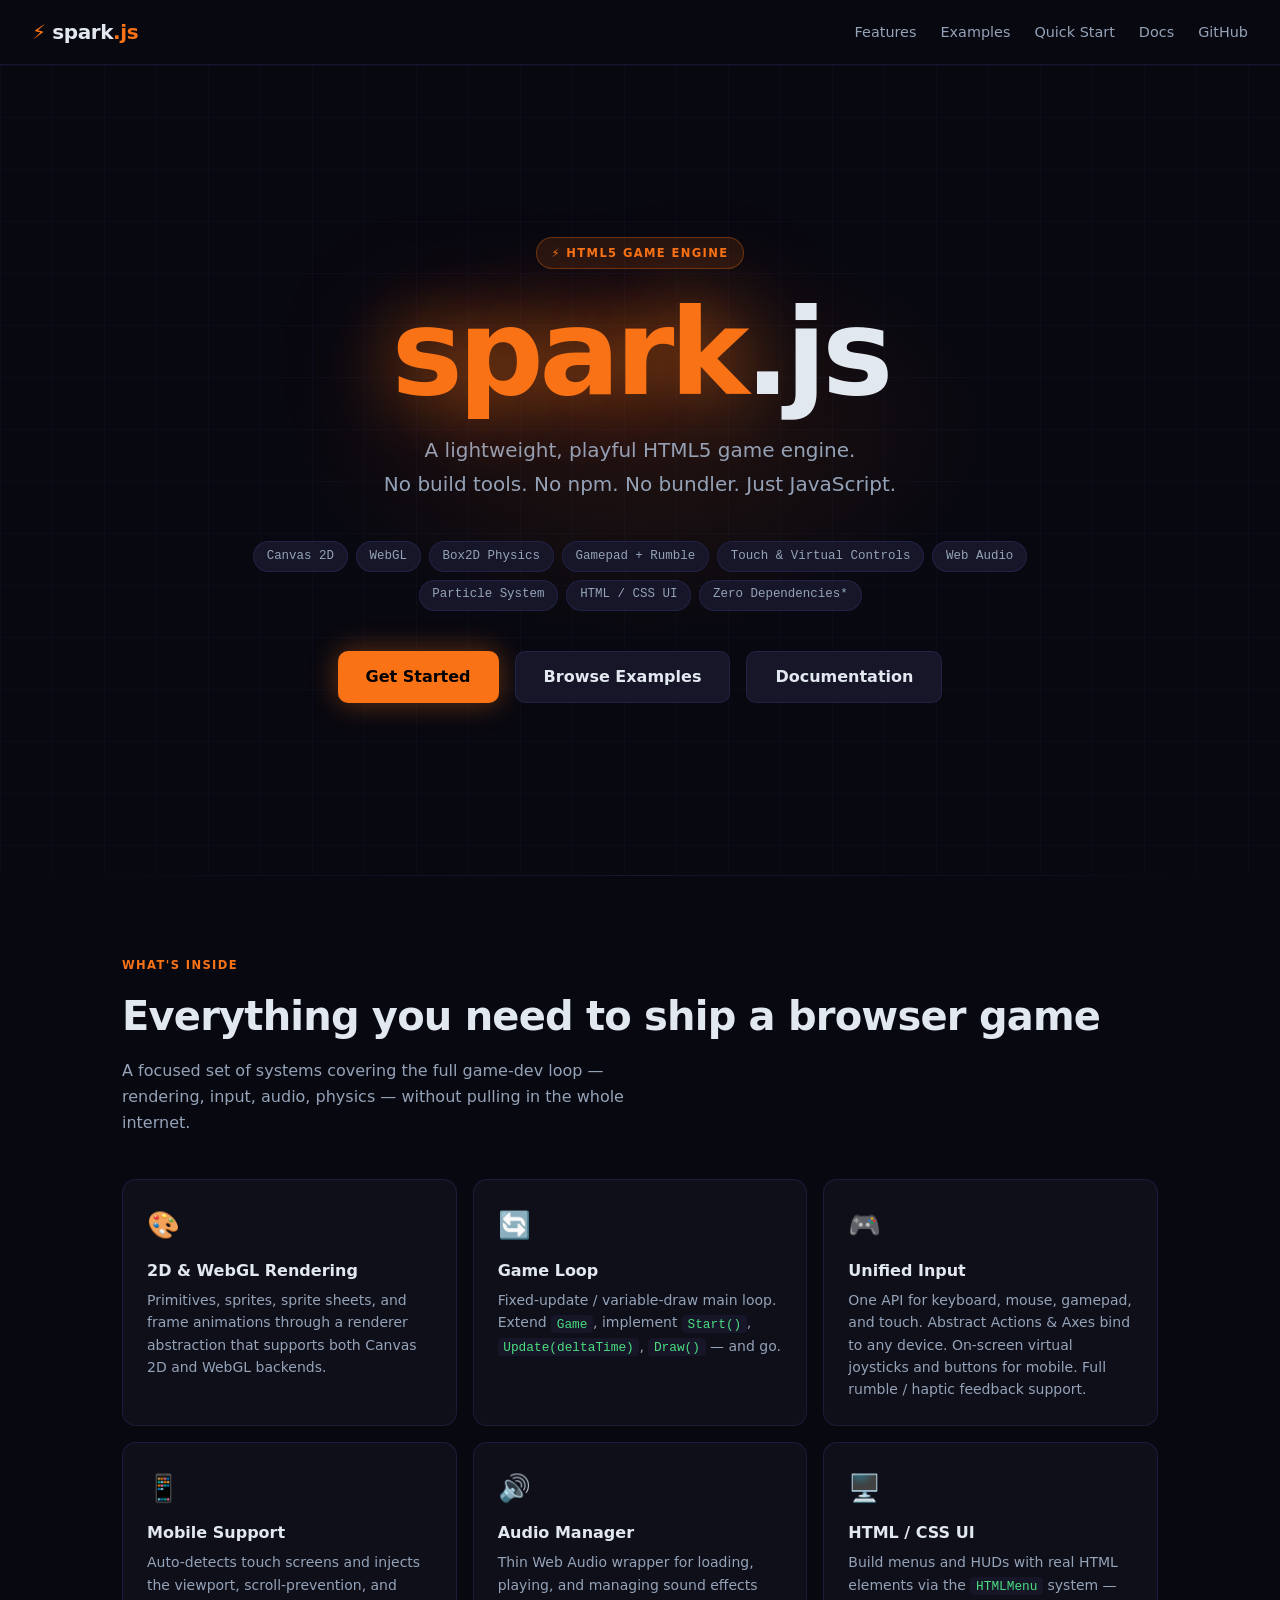
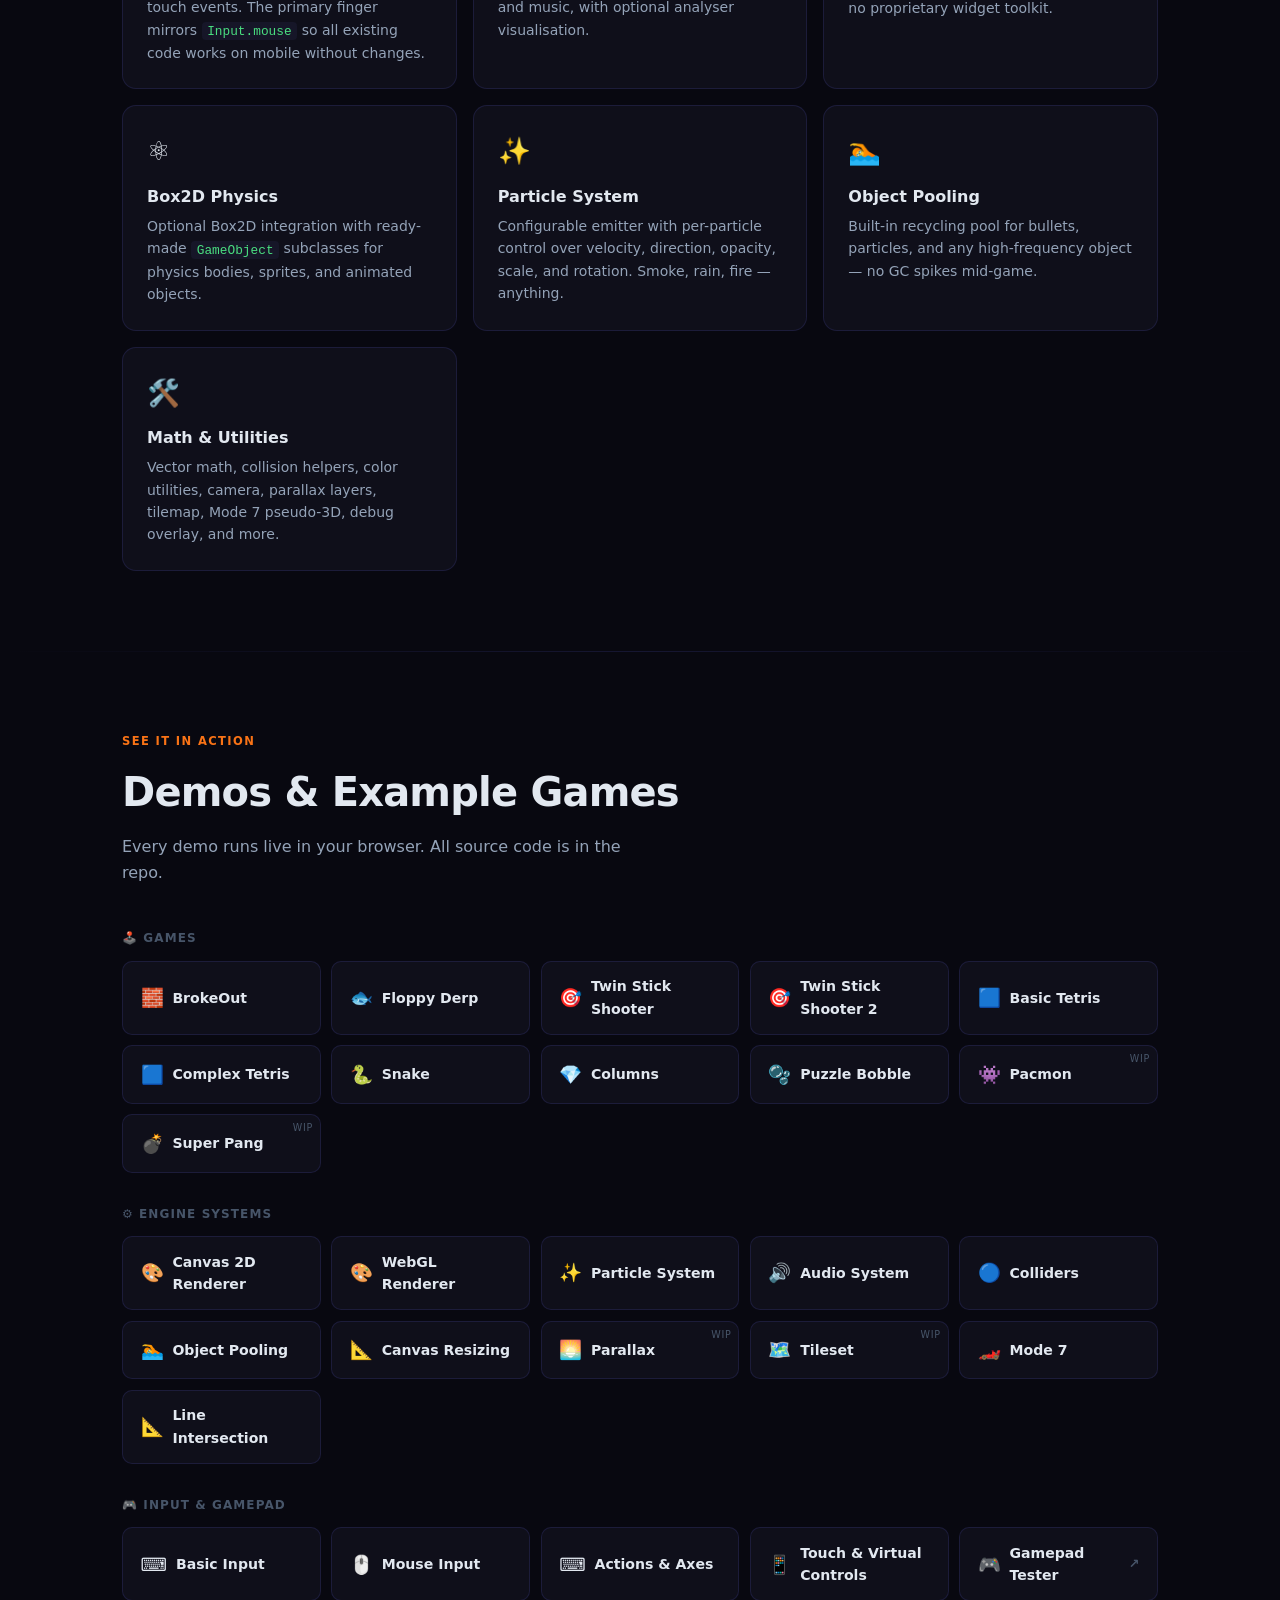
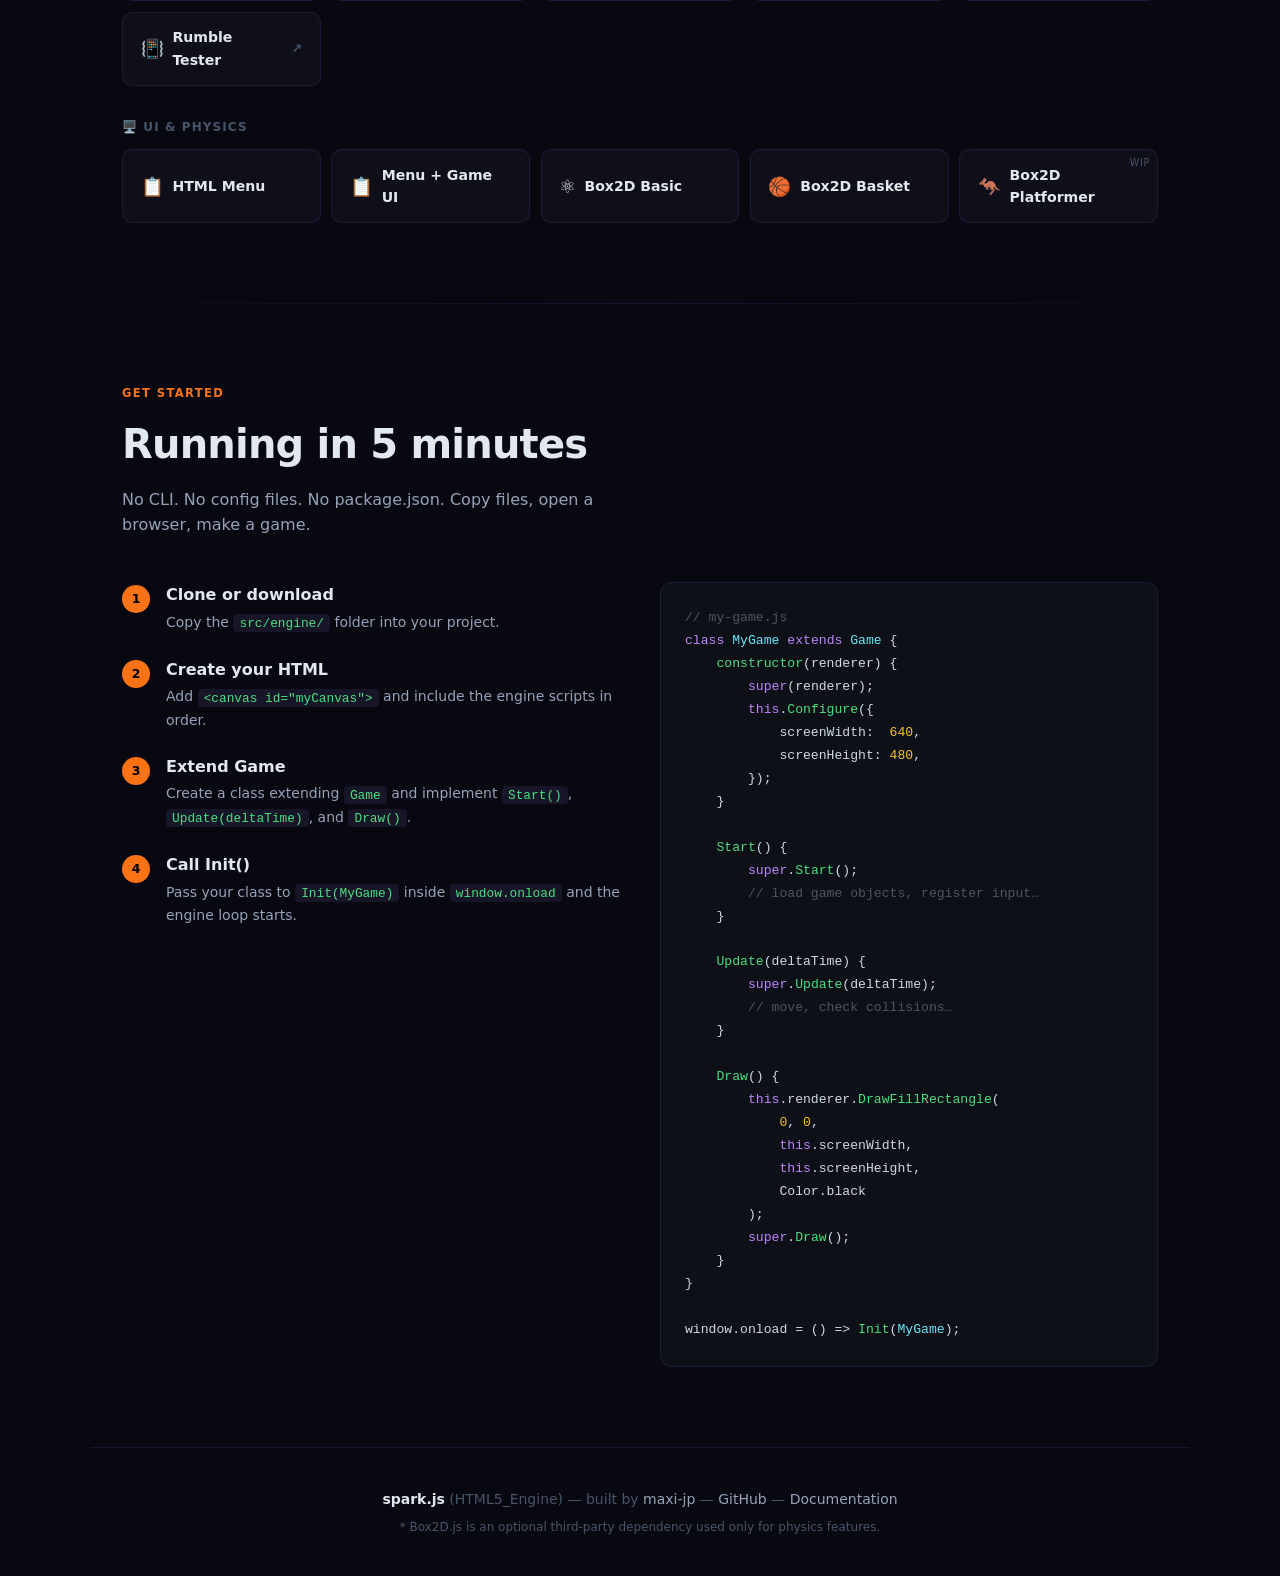
<file: index.html>
<!DOCTYPE html>
<html lang="en">
<head>
    <meta charset="UTF-8">
    <meta name="viewport" content="width=device-width, initial-scale=1.0">
    <title>spark.js — Playful HTML5 Game Engine</title>
    <meta name="description" content="A lightweight, zero-dependency HTML5 canvas game engine for browser games. No build tools. No npm. Just JavaScript.">
    <link rel="icon" type="image/png" href="/favicon-96x96.png" sizes="96x96" />
    <link rel="shortcut icon" href="/favicon.ico" />
    <link rel="stylesheet" href="css/landing.css">
</head>
<body>

    <!-- ── Nav ───────────────────────────────────────────── -->
    <nav>
        <a class="nav-logo" href="#"><span class="s">⚡</span> spark<span class="s">.js</span></a>
        <ul class="nav-links">
            <li><a href="#features">Features</a></li>
            <li><a href="#examples">Examples</a></li>
            <li><a href="#quickstart">Quick Start</a></li>
            <li><a href="docs/">Docs</a></li>
            <li><a href="https://github.com/maxi-jp/HTML5_Engine" target="_blank" rel="noopener">GitHub</a></li>
        </ul>
    </nav>

    <!-- ── Hero ──────────────────────────────────────────── -->
    <div class="hero">
        <div class="hero-content">
            <div class="hero-badge">⚡ HTML5 Game Engine</div>
            <h1><span class="s">spark</span>.js</h1>
            <p class="hero-tagline">
                A lightweight, playful HTML5 game engine.<br>
                No build tools. No npm. No bundler. Just JavaScript.
            </p>
            <div class="hero-pills">
                <span class="pill">Canvas 2D</span>
                <span class="pill">WebGL</span>
                <span class="pill">Box2D Physics</span>
                <span class="pill">Gamepad + Rumble</span>
                <span class="pill">Touch &amp; Virtual Controls</span>
                <span class="pill">Web Audio</span>
                <span class="pill">Particle System</span>
                <span class="pill">HTML / CSS UI</span>
                <span class="pill">Zero Dependencies*</span>
            </div>
            <div class="hero-actions">
                <a class="btn btn-primary" href="#quickstart">Get Started</a>
                <a class="btn btn-secondary" href="#examples">Browse Examples</a>
                <a class="btn btn-secondary" href="docs/">Documentation</a>
            </div>
        </div>
    </div>

    <div class="divider"></div>

    <!-- ── Features ──────────────────────────────────────── -->
    <div class="section-wrap" id="features">
        <div class="section-label">What's inside</div>
        <h2 class="section-title">Everything you need to ship a browser game</h2>
        <p class="section-desc">A focused set of systems covering the full game-dev loop — rendering, input, audio, physics — without pulling in the whole internet.</p>
        <div class="features-grid">
            <div class="feature-card">
                <span class="feature-icon">🎨</span>
                <div class="feature-title">2D &amp; WebGL Rendering</div>
                <div class="feature-desc">Primitives, sprites, sprite sheets, and frame animations through a renderer abstraction that supports both Canvas 2D and WebGL backends.</div>
            </div>
            <div class="feature-card">
                <span class="feature-icon">🔄</span>
                <div class="feature-title">Game Loop</div>
                <div class="feature-desc">Fixed-update / variable-draw main loop. Extend <code>Game</code>, implement <code>Start()</code>, <code>Update(deltaTime)</code>, <code>Draw()</code> — and go.</div>
            </div>
            <div class="feature-card">
                <span class="feature-icon">🎮</span>
                <div class="feature-title">Unified Input</div>
                <div class="feature-desc">One API for keyboard, mouse, gamepad, and touch. Abstract Actions &amp; Axes bind to any device. On-screen virtual joysticks and buttons for mobile. Full rumble / haptic feedback support.</div>
            </div>
            <div class="feature-card">
                <span class="feature-icon">📱</span>
                <div class="feature-title">Mobile Support</div>
                <div class="feature-desc">Auto-detects touch screens and injects the viewport, scroll-prevention, and touch events. The primary finger mirrors <code>Input.mouse</code> so all existing code works on mobile without changes.</div>
            </div>
            <div class="feature-card">
                <span class="feature-icon">🔊</span>
                <div class="feature-title">Audio Manager</div>
                <div class="feature-desc">Thin Web Audio wrapper for loading, playing, and managing sound effects and music, with optional analyser visualisation.</div>
            </div>
            <div class="feature-card">
                <span class="feature-icon">🖥️</span>
                <div class="feature-title">HTML / CSS UI</div>
                <div class="feature-desc">Build menus and HUDs with real HTML elements via the <code>HTMLMenu</code> system — no proprietary widget toolkit.</div>
            </div>
            <div class="feature-card">
                <span class="feature-icon">⚛️</span>
                <div class="feature-title">Box2D Physics</div>
                <div class="feature-desc">Optional Box2D integration with ready-made <code>GameObject</code> subclasses for physics bodies, sprites, and animated objects.</div>
            </div>
            <div class="feature-card">
                <span class="feature-icon">✨</span>
                <div class="feature-title">Particle System</div>
                <div class="feature-desc">Configurable emitter with per-particle control over velocity, direction, opacity, scale, and rotation. Smoke, rain, fire — anything.</div>
            </div>
            <div class="feature-card">
                <span class="feature-icon">🏊</span>
                <div class="feature-title">Object Pooling</div>
                <div class="feature-desc">Built-in recycling pool for bullets, particles, and any high-frequency object — no GC spikes mid-game.</div>
            </div>
            <div class="feature-card">
                <span class="feature-icon">🛠️</span>
                <div class="feature-title">Math &amp; Utilities</div>
                <div class="feature-desc">Vector math, collision helpers, color utilities, camera, parallax layers, tilemap, Mode 7 pseudo-3D, debug overlay, and more.</div>
            </div>
        </div>
    </div>

    <div class="divider"></div>

    <!-- ── Examples ──────────────────────────────────────── -->
    <div class="section-wrap" id="examples">
        <div class="section-label">See it in action</div>
        <h2 class="section-title">Demos &amp; Example Games</h2>
        <p class="section-desc">Every demo runs live in your browser. All source code is in the repo.</p>

        <div class="eg-label">🕹️ Games</div>
        <div class="examples-grid">
            <a class="ec" href="./brokeout.html"><span class="ci">🧱</span>BrokeOut</a>
            <a class="ec" href="./floppyderp.html"><span class="ci">🐟</span>Floppy Derp</a>
            <a class="ec" href="./twin-stick-shooter.html"><span class="ci">🎯</span>Twin Stick Shooter</a>
            <a class="ec" href="./tts-complex.html"><span class="ci">🎯</span>Twin Stick Shooter 2</a>
            <a class="ec" href="./tetrisbasic.html"><span class="ci">🟦</span>Basic Tetris</a>
            <a class="ec" href="./tetriscomplex.html"><span class="ci">🟦</span>Complex Tetris</a>
            <a class="ec" href="./snake.html"><span class="ci">🐍</span>Snake</a>
            <a class="ec" href="./columns.html"><span class="ci">💎</span>Columns</a>
            <a class="ec" href="./puzzlebobble.html"><span class="ci">🫧</span>Puzzle Bobble</a>
            <a class="ec" href="./pacmon.html"><span class="ci">👾</span>Pacmon<span class="wip">WIP</span></a>
            <a class="ec" href="./superpang.html"><span class="ci">💣</span>Super Pang<span class="wip">WIP</span></a>
        </div>

        <div class="eg-label">⚙️ Engine Systems</div>
        <div class="examples-grid">
            <a class="ec" href="./render_test.html"><span class="ci">🎨</span>Canvas 2D Renderer</a>
            <a class="ec" href="./render_test.html?webgl"><span class="ci">🎨</span>WebGL Renderer</a>
            <a class="ec" href="./particles.html"><span class="ci">✨</span>Particle System</a>
            <a class="ec" href="./audiotest.html"><span class="ci">🔊</span>Audio System</a>
            <a class="ec" href="./colliders.html"><span class="ci">🔵</span>Colliders</a>
            <a class="ec" href="./object_pooling.html"><span class="ci">🏊</span>Object Pooling</a>
            <a class="ec" href="./canvas-resize.html"><span class="ci">📐</span>Canvas Resizing</a>
            <a class="ec" href="./parallax.html"><span class="ci">🌅</span>Parallax<span class="wip">WIP</span></a>
            <a class="ec" href="./tileset.html"><span class="ci">🗺️</span>Tileset<span class="wip">WIP</span></a>
            <a class="ec" href="./mode7.html"><span class="ci">🏎️</span>Mode 7</a>
            <a class="ec" href="./linesintersection.html"><span class="ci">📐</span>Line Intersection</a>
        </div>

        <div class="eg-label">🎮 Input &amp; Gamepad</div>
        <div class="examples-grid">
            <a class="ec" href="./inputtest.html"><span class="ci">⌨️</span>Basic Input</a>
            <a class="ec" href="./mousetest.html"><span class="ci">🖱️</span>Mouse Input</a>
            <a class="ec" href="./input_actions_test.html"><span class="ci">⌨️</span>Actions &amp; Axes</a>
            <a class="ec" href="./touch.html"><span class="ci">📱</span>Touch &amp; Virtual Controls</a>
            <a class="ec ext" href="https://maxi-jp.github.io/Super-Gamepad-Tester/" target="_blank" rel="noopener"><span class="ci">🎮</span>Gamepad Tester</a>
            <a class="ec ext" href="https://maxi-jp.github.io/Super-GamepadRumble-Tester/" target="_blank" rel="noopener"><span class="ci">📳</span>Rumble Tester</a>
        </div>

        <div class="eg-label">🖥️ UI &amp; Physics</div>
        <div class="examples-grid">
            <a class="ec" href="./menu.html"><span class="ci">📋</span>HTML Menu</a>
            <a class="ec" href="./menu-and-ui.html"><span class="ci">📋</span>Menu + Game UI</a>
            <a class="ec" href="./box2d-basic.html"><span class="ci">⚛️</span>Box2D Basic</a>
            <a class="ec" href="./box2d-basket.html"><span class="ci">🏀</span>Box2D Basket</a>
            <a class="ec" href="./box2d-platformer.html"><span class="ci">🦘</span>Box2D Platformer<span class="wip">WIP</span></a>
        </div>
    </div>

    <div class="divider"></div>

    <!-- ── Quick Start ────────────────────────────────────── -->
    <div class="section-wrap" id="quickstart">
        <div class="section-label">Get started</div>
        <h2 class="section-title">Running in 5 minutes</h2>
        <p class="section-desc">No CLI. No config files. No package.json. Copy files, open a browser, make a game.</p>
        <div class="qs-grid">
            <div class="steps">
                <div class="step">
                    <div class="step-num">1</div>
                    <div>
                        <div class="step-title">Clone or download</div>
                        <div class="step-body">Copy the <code>src/engine/</code> folder into your project.</div>
                    </div>
                </div>
                <div class="step">
                    <div class="step-num">2</div>
                    <div>
                        <div class="step-title">Create your HTML</div>
                        <div class="step-body">Add <code>&lt;canvas id="myCanvas"&gt;</code> and include the engine scripts in order.</div>
                    </div>
                </div>
                <div class="step">
                    <div class="step-num">3</div>
                    <div>
                        <div class="step-title">Extend Game</div>
                        <div class="step-body">Create a class extending <code>Game</code> and implement <code>Start()</code>, <code>Update(deltaTime)</code>, and <code>Draw()</code>.</div>
                    </div>
                </div>
                <div class="step">
                    <div class="step-num">4</div>
                    <div>
                        <div class="step-title">Call Init()</div>
                        <div class="step-body">Pass your class to <code>Init(MyGame)</code> inside <code>window.onload</code> and the engine loop starts.</div>
                    </div>
                </div>
            </div>
            <pre><span class="cm">// my-game.js</span>
<span class="kw">class</span> <span class="cl">MyGame</span> <span class="kw">extends</span> <span class="cl">Game</span> {
    <span class="fn">constructor</span>(renderer) {
        <span class="kw">super</span>(renderer);
        <span class="kw">this</span>.<span class="fn">Configure</span>({
            screenWidth:  <span class="nm">640</span>,
            screenHeight: <span class="nm">480</span>,
        });
    }

    <span class="fn">Start</span>() {
        <span class="kw">super</span>.<span class="fn">Start</span>();
        <span class="cm">// load game objects, register input…</span>
    }

    <span class="fn">Update</span>(deltaTime) {
        <span class="kw">super</span>.<span class="fn">Update</span>(deltaTime);
        <span class="cm">// move, check collisions…</span>
    }

    <span class="fn">Draw</span>() {
        <span class="kw">this</span>.renderer.<span class="fn">DrawFillRectangle</span>(
            <span class="nm">0</span>, <span class="nm">0</span>,
            <span class="kw">this</span>.screenWidth,
            <span class="kw">this</span>.screenHeight,
            Color.black
        );
        <span class="kw">super</span>.<span class="fn">Draw</span>();
    }
}

window.onload = () =&gt; <span class="fn">Init</span>(<span class="cl">MyGame</span>);</pre>
        </div>
    </div>

    <!-- ── Footer ─────────────────────────────────────────── -->
    <div class="footer-wrap">
        <p>
            <strong style="color:var(--text)">spark.js</strong> (HTML5_Engine) &mdash;
            built by <a href="https://github.com/maxi-jp" target="_blank" rel="noopener">maxi-jp</a> &mdash;
            <a href="https://github.com/maxi-jp/HTML5_Engine" target="_blank" rel="noopener">GitHub</a> &mdash;
            <a href="docs/">Documentation</a>
        </p>
        <p style="margin-top:0.5rem;font-size:0.75rem">* Box2D.js is an optional third-party dependency used only for physics features.</p>
    </div>

    </body>
</html>
</file>
<file: css/landing.css>
:root {
    --bg:         #080810;
    --surface:    #0f0f1a;
    --surface2:   #161628;
    --border:     rgba(99, 102, 241, 0.15);
    --spark:      #f97316;
    --green:      #4ade80;
    --text:       #e2e8f0;
    --text-dim:   #94a3b8;
    --text-muted: #475569;
    --code-bg:    #0d1117;
}

*, *::before, *::after {
    box-sizing: border-box;
    margin: 0;
    padding: 0;
}

html {
    scroll-behavior: smooth;
}

body {
    background: var(--bg);
    color: var(--text);
    font-family: 'Segoe UI', system-ui, -apple-system, sans-serif;
    line-height: 1.6;
}

/* ── Nav ──────────────────────────────────────── */
nav {
    position: sticky; top: 0; z-index: 100;
    display: flex; align-items: center; justify-content: space-between;
    padding: 1rem 2rem;
    background: rgba(8,8,16,0.88);
    backdrop-filter: blur(10px);
    border-bottom: 1px solid var(--border);
}
.nav-logo { font-size: 1.25rem; font-weight: 800; letter-spacing: -0.02em; color: var(--text); text-decoration: none; }
.nav-logo .s { color: var(--spark); }
.nav-links { display: flex; gap: 1.5rem; list-style: none; }
.nav-links a { color: var(--text-dim); text-decoration: none; font-size: 0.9rem; transition: color 0.2s; }
.nav-links a:hover { color: var(--text); }

/* ── Hero ─────────────────────────────────────── */
.hero {
    min-height: 90vh;
    display: flex; align-items: center; justify-content: center;
    text-align: center; padding: 5rem 2rem;
    position: relative; overflow: hidden;
}
.hero::before {
    content: ''; position: absolute; inset: 0;
    background-image:
        linear-gradient(rgba(99,102,241,0.045) 1px, transparent 1px),
        linear-gradient(90deg, rgba(99,102,241,0.045) 1px, transparent 1px);
    background-size: 52px 52px;
}
.hero::after {
    content: ''; position: absolute; top: 50%; left: 50%;
    transform: translate(-50%, -60%);
    width: 700px; height: 420px;
    background: radial-gradient(ellipse, rgba(249,115,22,0.11) 0%, transparent 70%);
    pointer-events: none;
}
.hero-content { position: relative; z-index: 1; max-width: 780px; }
.hero-badge {
    display: inline-block;
    background: rgba(249,115,22,0.12); border: 1px solid rgba(249,115,22,0.32);
    color: var(--spark); font-size: 0.72rem; font-weight: 700;
    letter-spacing: 0.12em; text-transform: uppercase;
    padding: 0.35rem 0.9rem; border-radius: 999px; margin-bottom: 1.5rem;
}
/* ── Title entrance + spark crackle ──────────── */
@keyframes title-powerup {
    0%   { opacity: 0; transform: scale(0.86) translateY(14px); filter: blur(14px); }
    55%  { opacity: 1; filter: blur(0); }
    72%  { transform: scale(1.045) translateY(-3px); }
    100% { opacity: 1; transform: scale(1) translateY(0); filter: blur(0); }
}

@keyframes spark-crackle {
    0%,  86%  { text-shadow: 0 0 70px rgba(249,115,22,0.65), 0 0 140px rgba(249,115,22,0.30); opacity: 1; }
    87.0%     { text-shadow: 0 0 120px rgba(249,115,22,0.92), 0 0 190px rgba(249,115,22,0.50); opacity: 0.70; }
    87.7%     { text-shadow: 0 0 70px rgba(249,115,22,0.65), 0 0 140px rgba(249,115,22,0.30); opacity: 1; }
    88.5%     { text-shadow: 0 0 180px rgba(249,115,22,1.00), 0 0 300px rgba(255,180,50,0.75), 0 0 12px #ffe8b0; opacity: 0.38; }
    89.1%     { text-shadow: 0 0 70px rgba(249,115,22,0.65), 0 0 140px rgba(249,115,22,0.30); opacity: 1; }
    89.9%     { text-shadow: 0 0 100px rgba(249,115,22,0.88), 0 0 170px rgba(249,115,22,0.48); opacity: 0.86; }
    90.5%     { text-shadow: 0 0 70px rgba(249,115,22,0.65), 0 0 140px rgba(249,115,22,0.30); opacity: 1; }
    100%      { text-shadow: 0 0 70px rgba(249,115,22,0.65), 0 0 140px rgba(249,115,22,0.30); opacity: 1; }
}

.hero h1 {
    font-size: clamp(4rem, 12vw, 7.5rem);
    font-weight: 900; line-height: 1; letter-spacing: -0.04em; margin-bottom: 1.25rem;
    animation: title-powerup 1.5s cubic-bezier(0.22, 1, 0.36, 1) 0.5s both;
}
.hero h1 .s {
    color: var(--spark);
    text-shadow: 0 0 70px rgba(249,115,22,0.65), 0 0 140px rgba(249,115,22,0.3);
    display: inline-block;
    animation: spark-crackle 4s ease-in-out 1s infinite;
}
.hero-tagline {
    font-size: clamp(1rem, 2.5vw, 1.25rem);
    color: var(--text-dim); max-width: 540px; margin: 0 auto 2.5rem; line-height: 1.7;
}
.hero-pills { display: flex; flex-wrap: wrap; gap: 0.5rem; justify-content: center; margin-bottom: 2.5rem; }
.pill {
    position: relative; z-index: 0; overflow: hidden;
    background: var(--surface2); border: 1px solid var(--border);
    color: var(--text-dim); font-size: 0.78rem;
    padding: 0.28rem 0.8rem; border-radius: 999px;
    font-family: 'Consolas', monospace;
    transition: color 0.28s, border-color 0.28s;
    cursor: default;
}
.pill::before {
    content: '';
    position: absolute; inset: 0;
    background: var(--spark);
    transform: scaleX(0);
    transform-origin: left center;
    transition: transform 0.32s cubic-bezier(0.4, 0, 0.2, 1);
    z-index: -1;
}
.pill:hover::before { transform: scaleX(1); }
.pill:hover { color: #000; border-color: var(--spark); }
.hero-actions { display: flex; gap: 1rem; justify-content: center; flex-wrap: wrap; }
.btn {
    display: inline-flex; align-items: center; gap: 0.5rem;
    padding: 0.75rem 1.75rem; border-radius: 10px;
    font-size: 1rem; font-weight: 700; text-decoration: none;
    transition: transform 0.15s, box-shadow 0.2s;
}
.btn:hover { transform: translateY(-2px); }
.btn-primary { background: var(--spark); color: #000; box-shadow: 0 0 28px rgba(249,115,22,0.4); }
.btn-primary:hover { box-shadow: 0 0 44px rgba(249,115,22,0.65); }
.btn-secondary { background: var(--surface2); color: var(--text); border: 1px solid var(--border); }

/* ── Shared ───────────────────────────────────── */
.section-wrap { padding: 5rem 2rem; max-width: 1100px; margin: 0 auto; }
.section-label {
    font-size: 0.72rem; font-weight: 700; letter-spacing: 0.12em;
    text-transform: uppercase; color: var(--spark); margin-bottom: 0.6rem;
}
.section-title { font-size: clamp(1.75rem, 4vw, 2.5rem); font-weight: 800; letter-spacing: -0.02em; margin-bottom: 0.65rem; }
.section-desc { color: var(--text-dim); font-size: 1rem; max-width: 540px; margin-bottom: 2.75rem; }
.divider { height: 1px; background: linear-gradient(to right, transparent, var(--border), transparent); }

/* ── Features ─────────────────────────────────── */
.features-grid { display: grid; grid-template-columns: repeat(auto-fill, minmax(290px, 1fr)); gap: 1rem; }
.feature-card {
    background: var(--surface); border: 1px solid var(--border);
    border-radius: 14px; padding: 1.5rem;
    transition: border-color 0.2s, transform 0.2s;
}
.feature-card:hover { border-color: rgba(99,102,241,0.42); transform: translateY(-2px); }
.feature-icon { font-size: 1.65rem; margin-bottom: 0.7rem; display: block; }
.feature-title { font-size: 1rem; font-weight: 700; margin-bottom: 0.35rem; }
.feature-desc { font-size: 0.875rem; color: var(--text-dim); line-height: 1.6; }
.feature-desc code {
    background: var(--surface2); padding: 0.1rem 0.35rem; border-radius: 4px;
    font-family: 'Consolas', monospace; font-size: 0.8rem; color: var(--green);
}

/* ── Examples ─────────────────────────────────── */
.eg-label {
    font-size: 0.75rem; font-weight: 700; letter-spacing: 0.09em;
    text-transform: uppercase; color: var(--text-muted);
    margin-bottom: 0.75rem; margin-top: 2rem;
}
.eg-label:first-child { margin-top: 0; }
.examples-grid { display: grid; grid-template-columns: repeat(auto-fill, minmax(195px, 1fr)); gap: 0.65rem; }
.ec {
    background: var(--surface); border: 1px solid var(--border);
    border-radius: 10px; padding: 0.85rem 1.1rem;
    text-decoration: none; color: var(--text);
    font-size: 0.88rem; font-weight: 600;
    display: flex; align-items: center; gap: 0.55rem;
    position: relative;
    transition: background 0.15s, border-color 0.15s, transform 0.15s;
}
.ec:hover { background: var(--surface2); border-color: rgba(99,102,241,0.42); transform: translateY(-2px); }
.ec .ci { font-size: 1.15rem; flex-shrink: 0; }
.ec .wip {
    position: absolute; top: 5px; right: 7px;
    font-size: 0.6rem; color: var(--text-muted);
    text-transform: uppercase; letter-spacing: 0.07em; font-weight: 400;
}
.ec.ext::after { content: '↗'; margin-left: auto; color: var(--text-muted); font-size: 0.8rem; }

/* ── Quick start ───────────────────────────────── */
.qs-grid { display: grid; grid-template-columns: 1fr 1fr; gap: 2.5rem; align-items: start; }
@media (max-width: 680px) { .qs-grid { grid-template-columns: 1fr; } }
.steps { display: flex; flex-direction: column; gap: 1.4rem; }
.step { display: flex; gap: 1rem; align-items: flex-start; }
.step-num {
    width: 28px; height: 28px; background: var(--spark); color: #000;
    font-weight: 800; font-size: 0.78rem; border-radius: 50%;
    display: flex; align-items: center; justify-content: center;
    flex-shrink: 0; margin-top: 3px;
}
.step-title { font-weight: 700; margin-bottom: 0.2rem; }
.step-body { font-size: 0.875rem; color: var(--text-dim); }
.step-body code {
    background: var(--surface2); padding: 0.1rem 0.38rem; border-radius: 4px;
    font-family: 'Consolas', monospace; font-size: 0.8rem; color: var(--green);
}
pre {
    background: var(--code-bg); border: 1px solid var(--border);
    border-radius: 12px; padding: 1.5rem;
    overflow-x: auto; font-family: 'Consolas', monospace;
    font-size: 0.82rem; line-height: 1.75; color: #cdd9e5;
}
.kw { color: #c084fc; }
.cl { color: #67e8f9; }
.fn { color: #4ade80; }
.cm { color: #4b5563; }
.nm { color: #fbbf24; }

/* ── Footer ────────────────────────────────────── */
.footer-wrap {
    border-top: 1px solid var(--border);
    padding: 2.5rem 2rem; text-align: center;
    color: var(--text-muted); font-size: 0.875rem;
    max-width: 1100px; margin: 0 auto;
}
.footer-wrap a { color: var(--text-dim); text-decoration: none; }
.footer-wrap a:hover { color: var(--text); }
</file>
